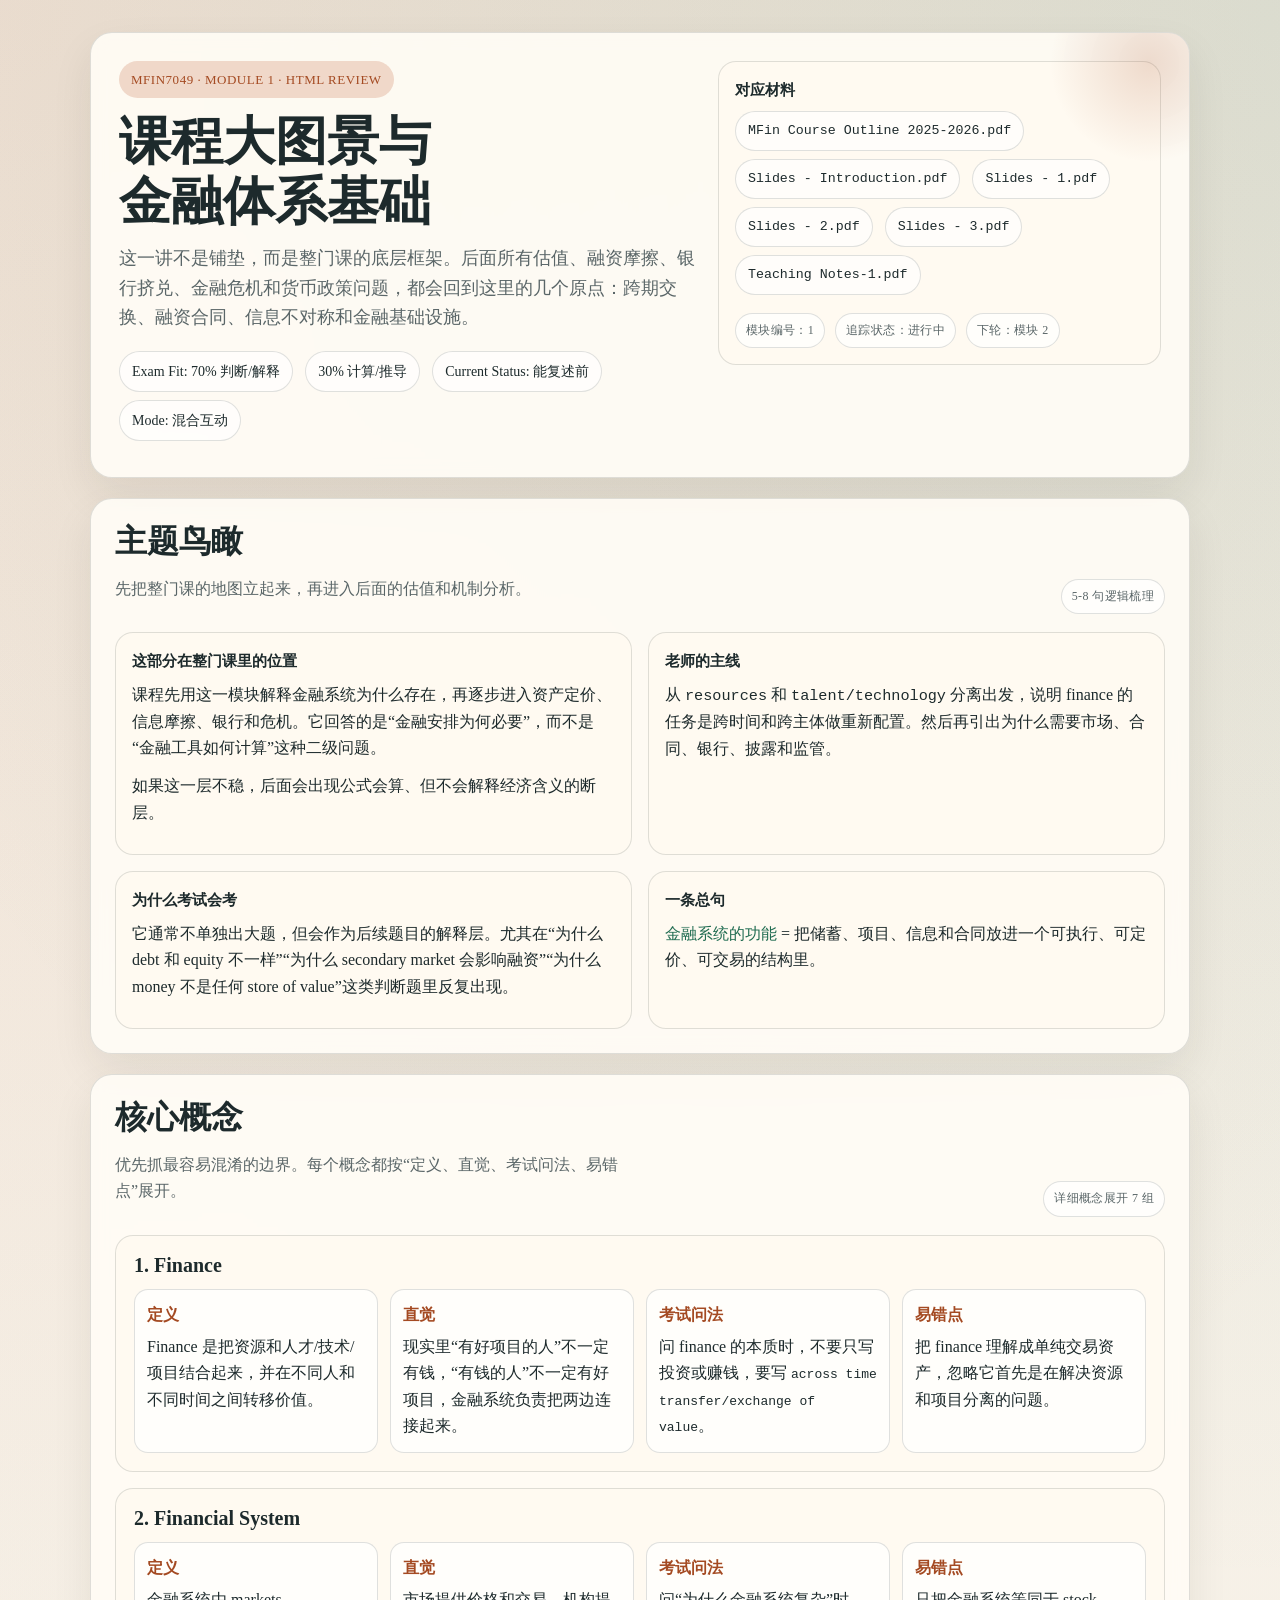
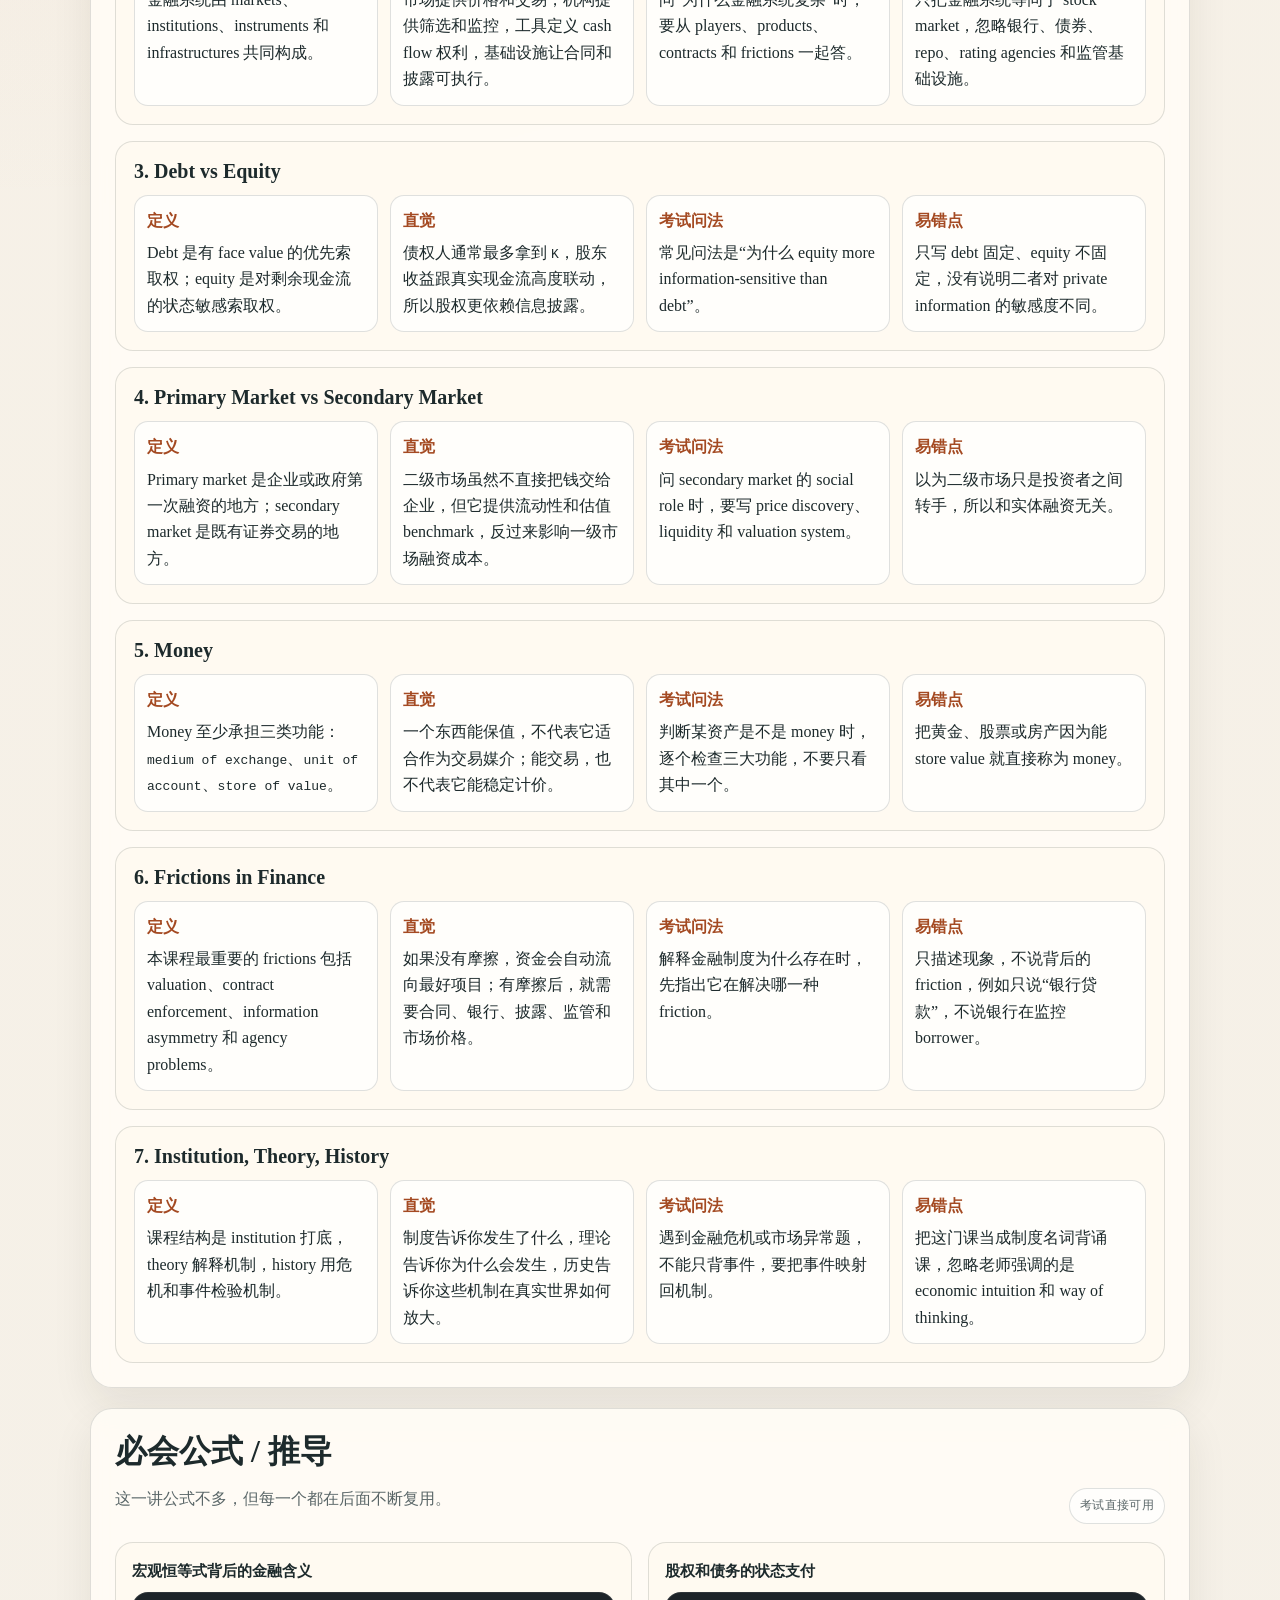
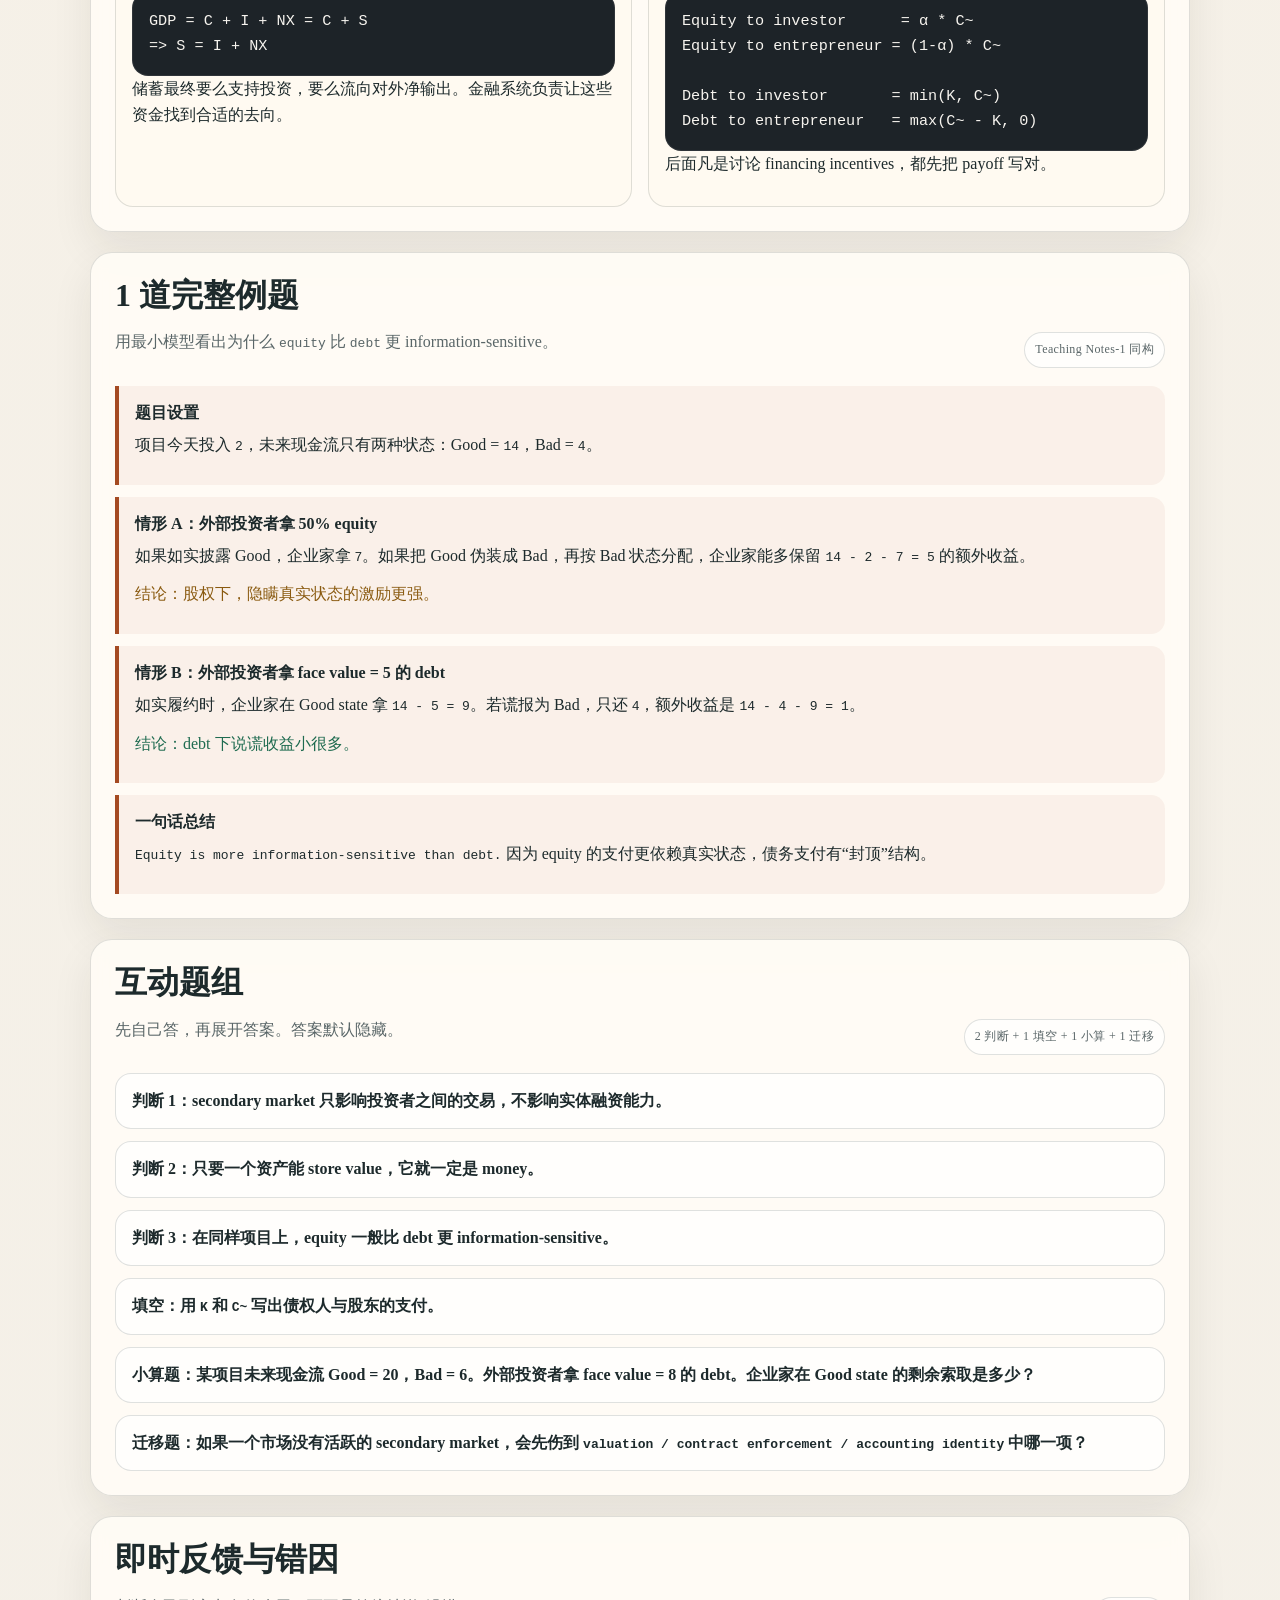
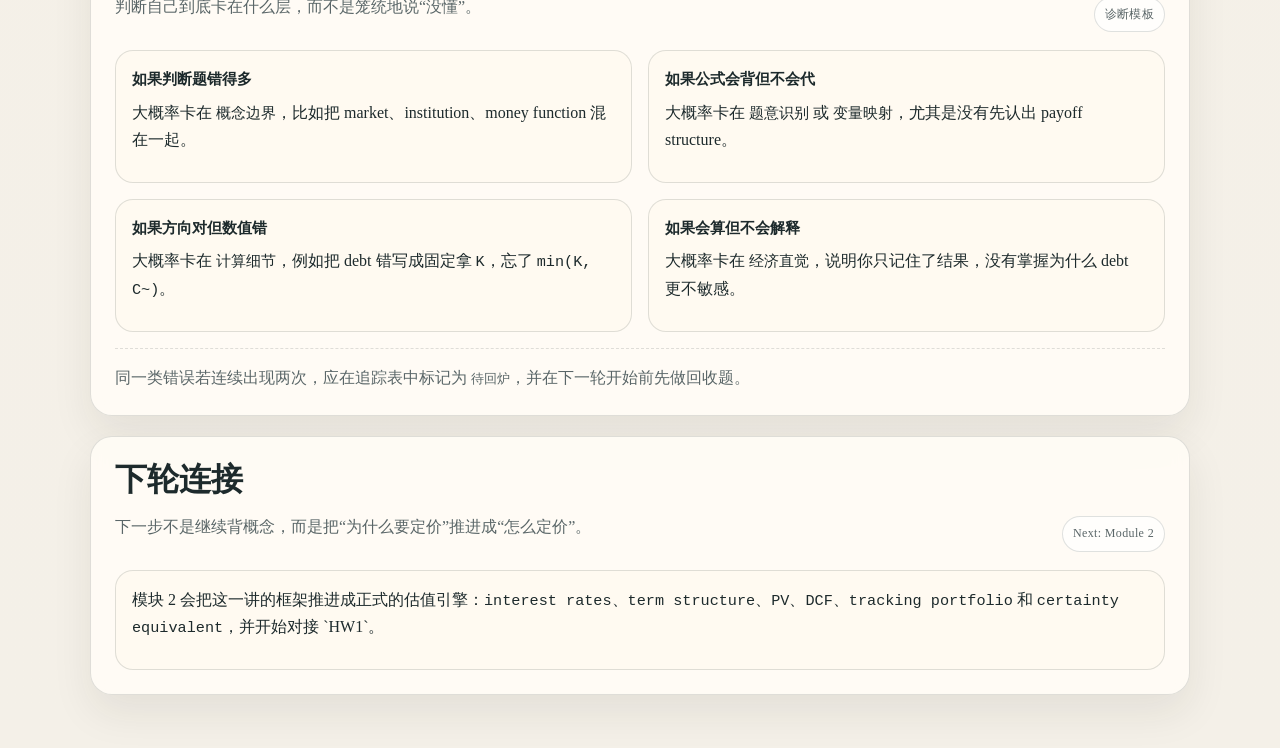
<file: module-1-review.html>
<!doctype html>
<html lang="zh-CN">
<head>
  <meta charset="utf-8">
  <meta name="viewport" content="width=device-width, initial-scale=1">
  <title>MFIN7049 模块 1 复习</title>
  <style>
    :root {
      --bg: #f4f0e8;
      --panel: rgba(255, 252, 246, 0.92);
      --panel-strong: #fffaf1;
      --ink: #1d2a2c;
      --muted: #5a6668;
      --accent: #a44a22;
      --accent-soft: #f0d8c9;
      --line: rgba(29, 42, 44, 0.14);
      --good: #1f6b50;
      --warn: #8a5a10;
      --shadow: 0 18px 40px rgba(43, 35, 20, 0.08);
      --radius: 22px;
      --mono: "SFMono-Regular", ui-monospace, Menlo, Consolas, monospace;
      --sans: "Iowan Old Style", "Palatino Linotype", "Book Antiqua", Georgia, serif;
    }

    * {
      box-sizing: border-box;
    }

    body {
      margin: 0;
      color: var(--ink);
      font-family: var(--sans);
      background:
        radial-gradient(circle at top left, rgba(164, 74, 34, 0.11), transparent 32%),
        radial-gradient(circle at top right, rgba(31, 107, 80, 0.12), transparent 28%),
        linear-gradient(180deg, #f7f1e7 0%, var(--bg) 100%);
      line-height: 1.65;
    }

    .shell {
      width: min(1100px, calc(100% - 32px));
      margin: 32px auto 56px;
    }

    .hero,
    .section {
      background: var(--panel);
      border: 1px solid var(--line);
      border-radius: var(--radius);
      box-shadow: var(--shadow);
      backdrop-filter: blur(8px);
    }

    .hero {
      padding: 28px;
      margin-bottom: 20px;
      overflow: hidden;
      position: relative;
    }

    .hero::after {
      content: "";
      position: absolute;
      right: -60px;
      top: -70px;
      width: 200px;
      height: 200px;
      border-radius: 50%;
      background: radial-gradient(circle, rgba(164, 74, 34, 0.18), transparent 70%);
      pointer-events: none;
    }

    .eyebrow {
      display: inline-flex;
      gap: 10px;
      align-items: center;
      padding: 8px 12px;
      border-radius: 999px;
      background: var(--accent-soft);
      color: var(--accent);
      font-size: 13px;
      letter-spacing: 0.04em;
      text-transform: uppercase;
      margin-bottom: 14px;
    }

    h1, h2, h3 {
      margin: 0 0 12px;
      line-height: 1.15;
      font-weight: 700;
    }

    h1 {
      font-size: clamp(32px, 5vw, 52px);
      max-width: 12ch;
    }

    h2 {
      font-size: clamp(24px, 3vw, 32px);
      margin-bottom: 16px;
    }

    h3 {
      font-size: 20px;
    }

    p {
      margin: 0 0 12px;
    }

    .lede {
      max-width: 70ch;
      color: var(--muted);
      font-size: 18px;
      margin-bottom: 18px;
    }

    .hero-grid,
    .grid-2,
    .grid-3,
    .concept-list {
      display: grid;
      gap: 16px;
    }

    .hero-grid {
      grid-template-columns: 1.25fr 0.95fr;
      align-items: start;
    }

    .grid-2 {
      grid-template-columns: repeat(2, minmax(0, 1fr));
    }

    .grid-3 {
      grid-template-columns: repeat(3, minmax(0, 1fr));
    }

    .concept-list {
      grid-template-columns: 1fr;
    }

    .pill-list,
    .mini-list,
    .bullet-list {
      list-style: none;
      padding: 0;
      margin: 0;
    }

    .pill-list li,
    .mini-list li {
      display: inline-flex;
      align-items: center;
      margin: 0 8px 8px 0;
      padding: 8px 12px;
      border-radius: 999px;
      border: 1px solid var(--line);
      background: rgba(255, 255, 255, 0.65);
      font-size: 14px;
    }

    .meta-card,
    .card,
    .quiz-card,
    .status-card {
      border: 1px solid var(--line);
      border-radius: 18px;
      padding: 16px;
      background: var(--panel-strong);
    }

    .concept-block {
      border: 1px solid var(--line);
      border-radius: 18px;
      padding: 18px;
      background: var(--panel-strong);
    }

    .concept-block h3 {
      margin-bottom: 12px;
    }

    .concept-meta {
      display: grid;
      grid-template-columns: repeat(4, minmax(0, 1fr));
      gap: 12px;
    }

    .concept-meta div {
      padding: 12px;
      border-radius: 14px;
      background: rgba(255, 255, 255, 0.72);
      border: 1px solid var(--line);
    }

    .concept-meta b {
      display: block;
      margin-bottom: 6px;
      color: var(--accent);
    }

    .meta-card strong,
    .card strong,
    .quiz-card strong,
    .status-card strong {
      display: block;
      margin-bottom: 8px;
      font-size: 15px;
    }

    .section {
      padding: 24px;
      margin-top: 20px;
    }

    .section-head {
      display: flex;
      flex-wrap: wrap;
      justify-content: space-between;
      gap: 12px;
      margin-bottom: 18px;
      align-items: end;
    }

    .section-note {
      color: var(--muted);
      max-width: 64ch;
    }

    .card code,
    .quiz-card code,
    .status-card code,
    .meta-card code,
    pre code {
      font-family: var(--mono);
      font-size: 0.95em;
    }

    pre {
      margin: 0;
      padding: 16px;
      border-radius: 16px;
      background: #1d2328;
      color: #f7f4ef;
      overflow-x: auto;
      border: 1px solid rgba(255, 255, 255, 0.08);
    }

    .example-flow {
      display: grid;
      gap: 12px;
    }

    .step {
      padding: 14px 16px;
      border-left: 4px solid var(--accent);
      background: rgba(164, 74, 34, 0.06);
      border-radius: 0 14px 14px 0;
    }

    .step strong {
      display: block;
      margin-bottom: 6px;
    }

    details {
      border: 1px solid var(--line);
      border-radius: 16px;
      background: rgba(255, 255, 255, 0.72);
      padding: 0 16px;
    }

    details + details {
      margin-top: 12px;
    }

    summary {
      cursor: pointer;
      font-weight: 700;
      padding: 14px 0;
      list-style: none;
    }

    summary::-webkit-details-marker {
      display: none;
    }

    .answer {
      padding: 0 0 16px;
      color: var(--muted);
    }

    .badge {
      display: inline-flex;
      align-items: center;
      gap: 8px;
      padding: 7px 10px;
      border-radius: 999px;
      font-size: 12px;
      letter-spacing: 0.03em;
      border: 1px solid var(--line);
      background: rgba(255, 255, 255, 0.72);
      color: var(--muted);
    }

    .status-line {
      display: flex;
      flex-wrap: wrap;
      gap: 10px;
      margin-top: 10px;
    }

    .good {
      color: var(--good);
    }

    .warn {
      color: var(--warn);
    }

    .footer-line {
      margin-top: 16px;
      padding-top: 16px;
      border-top: 1px dashed var(--line);
      color: var(--muted);
    }

    @media (max-width: 860px) {
      .hero-grid,
      .grid-2,
      .grid-3,
      .concept-meta {
        grid-template-columns: 1fr;
      }

      .shell {
        width: min(100% - 20px, 900px);
        margin-top: 20px;
      }

      .hero,
      .section {
        padding: 18px;
      }
    }
  </style>
</head>
<body>
  <main class="shell">
    <section class="hero">
      <div class="hero-grid">
        <div>
          <div class="eyebrow">MFIN7049 · Module 1 · HTML Review</div>
          <h1>课程大图景与金融体系基础</h1>
          <p class="lede">
            这一讲不是铺垫，而是整门课的底层框架。后面所有估值、融资摩擦、银行挤兑、金融危机和货币政策问题，都会回到这里的几个原点：跨期交换、融资合同、信息不对称和金融基础设施。
          </p>
          <ul class="pill-list">
            <li>Exam Fit: 70% 判断/解释</li>
            <li>30% 计算/推导</li>
            <li>Current Status: 能复述前</li>
            <li>Mode: 混合互动</li>
          </ul>
        </div>
        <div class="meta-card">
          <strong>对应材料</strong>
          <ul class="mini-list">
            <li><code>MFin Course Outline 2025-2026.pdf</code></li>
            <li><code>Slides - Introduction.pdf</code></li>
            <li><code>Slides - 1.pdf</code></li>
            <li><code>Slides - 2.pdf</code></li>
            <li><code>Slides - 3.pdf</code></li>
            <li><code>Teaching Notes-1.pdf</code></li>
          </ul>
          <div class="status-line">
            <span class="badge">模块编号：1</span>
            <span class="badge">追踪状态：进行中</span>
            <span class="badge">下轮：模块 2</span>
          </div>
        </div>
      </div>
    </section>

    <section class="section">
      <div class="section-head">
        <div>
          <h2>主题鸟瞰</h2>
          <p class="section-note">先把整门课的地图立起来，再进入后面的估值和机制分析。</p>
        </div>
        <span class="badge">5-8 句逻辑梳理</span>
      </div>
      <div class="grid-2">
        <div class="card">
          <strong>这部分在整门课里的位置</strong>
          <p>课程先用这一模块解释金融系统为什么存在，再逐步进入资产定价、信息摩擦、银行和危机。它回答的是“金融安排为何必要”，而不是“金融工具如何计算”这种二级问题。</p>
          <p>如果这一层不稳，后面会出现公式会算、但不会解释经济含义的断层。</p>
        </div>
        <div class="card">
          <strong>老师的主线</strong>
          <p>从 <code>resources</code> 和 <code>talent/technology</code> 分离出发，说明 finance 的任务是跨时间和跨主体做重新配置。然后再引出为什么需要市场、合同、银行、披露和监管。</p>
        </div>
        <div class="card">
          <strong>为什么考试会考</strong>
          <p>它通常不单独出大题，但会作为后续题目的解释层。尤其在“为什么 debt 和 equity 不一样”“为什么 secondary market 会影响融资”“为什么 money 不是任何 store of value”这类判断题里反复出现。</p>
        </div>
        <div class="card">
          <strong>一条总句</strong>
          <p><span class="good">金融系统的功能</span> = 把储蓄、项目、信息和合同放进一个可执行、可定价、可交易的结构里。</p>
        </div>
      </div>
    </section>

    <section class="section">
      <div class="section-head">
        <div>
          <h2>核心概念</h2>
          <p class="section-note">优先抓最容易混淆的边界。每个概念都按“定义、直觉、考试问法、易错点”展开。</p>
        </div>
        <span class="badge">详细概念展开 7 组</span>
      </div>
      <div class="concept-list">
        <div class="concept-block">
          <h3>1. Finance</h3>
          <div class="concept-meta">
            <div><b>定义</b>Finance 是把资源和人才/技术/项目结合起来，并在不同人和不同时间之间转移价值。</div>
            <div><b>直觉</b>现实里“有好项目的人”不一定有钱，“有钱的人”不一定有好项目，金融系统负责把两边连接起来。</div>
            <div><b>考试问法</b>问 finance 的本质时，不要只写投资或赚钱，要写 <code>across time transfer/exchange of value</code>。</div>
            <div><b>易错点</b>把 finance 理解成单纯交易资产，忽略它首先是在解决资源和项目分离的问题。</div>
          </div>
        </div>

        <div class="concept-block">
          <h3>2. Financial System</h3>
          <div class="concept-meta">
            <div><b>定义</b>金融系统由 markets、institutions、instruments 和 infrastructures 共同构成。</div>
            <div><b>直觉</b>市场提供价格和交易，机构提供筛选和监控，工具定义 cash flow 权利，基础设施让合同和披露可执行。</div>
            <div><b>考试问法</b>问“为什么金融系统复杂”时，要从 players、products、contracts 和 frictions 一起答。</div>
            <div><b>易错点</b>只把金融系统等同于 stock market，忽略银行、债券、repo、rating agencies 和监管基础设施。</div>
          </div>
        </div>

        <div class="concept-block">
          <h3>3. Debt vs Equity</h3>
          <div class="concept-meta">
            <div><b>定义</b>Debt 是有 face value 的优先索取权；equity 是对剩余现金流的状态敏感索取权。</div>
            <div><b>直觉</b>债权人通常最多拿到 <code>K</code>，股东收益跟真实现金流高度联动，所以股权更依赖信息披露。</div>
            <div><b>考试问法</b>常见问法是“为什么 equity more information-sensitive than debt”。</div>
            <div><b>易错点</b>只写 debt 固定、equity 不固定，没有说明二者对 private information 的敏感度不同。</div>
          </div>
        </div>

        <div class="concept-block">
          <h3>4. Primary Market vs Secondary Market</h3>
          <div class="concept-meta">
            <div><b>定义</b>Primary market 是企业或政府第一次融资的地方；secondary market 是既有证券交易的地方。</div>
            <div><b>直觉</b>二级市场虽然不直接把钱交给企业，但它提供流动性和估值 benchmark，反过来影响一级市场融资成本。</div>
            <div><b>考试问法</b>问 secondary market 的 social role 时，要写 price discovery、liquidity 和 valuation system。</div>
            <div><b>易错点</b>以为二级市场只是投资者之间转手，所以和实体融资无关。</div>
          </div>
        </div>

        <div class="concept-block">
          <h3>5. Money</h3>
          <div class="concept-meta">
            <div><b>定义</b>Money 至少承担三类功能：<code>medium of exchange</code>、<code>unit of account</code>、<code>store of value</code>。</div>
            <div><b>直觉</b>一个东西能保值，不代表它适合作为交易媒介；能交易，也不代表它能稳定计价。</div>
            <div><b>考试问法</b>判断某资产是不是 money 时，逐个检查三大功能，不要只看其中一个。</div>
            <div><b>易错点</b>把黄金、股票或房产因为能 store value 就直接称为 money。</div>
          </div>
        </div>

        <div class="concept-block">
          <h3>6. Frictions in Finance</h3>
          <div class="concept-meta">
            <div><b>定义</b>本课程最重要的 frictions 包括 valuation、contract enforcement、information asymmetry 和 agency problems。</div>
            <div><b>直觉</b>如果没有摩擦，资金会自动流向最好项目；有摩擦后，就需要合同、银行、披露、监管和市场价格。</div>
            <div><b>考试问法</b>解释金融制度为什么存在时，先指出它在解决哪一种 friction。</div>
            <div><b>易错点</b>只描述现象，不说背后的 friction，例如只说“银行贷款”，不说银行在监控 borrower。</div>
          </div>
        </div>

        <div class="concept-block">
          <h3>7. Institution, Theory, History</h3>
          <div class="concept-meta">
            <div><b>定义</b>课程结构是 institution 打底，theory 解释机制，history 用危机和事件检验机制。</div>
            <div><b>直觉</b>制度告诉你发生了什么，理论告诉你为什么会发生，历史告诉你这些机制在真实世界如何放大。</div>
            <div><b>考试问法</b>遇到金融危机或市场异常题，不能只背事件，要把事件映射回机制。</div>
            <div><b>易错点</b>把这门课当成制度名词背诵课，忽略老师强调的是 economic intuition 和 way of thinking。</div>
          </div>
        </div>
      </div>
    </section>

    <section class="section">
      <div class="section-head">
        <div>
          <h2>必会公式 / 推导</h2>
          <p class="section-note">这一讲公式不多，但每一个都在后面不断复用。</p>
        </div>
        <span class="badge">考试直接可用</span>
      </div>
      <div class="grid-2">
        <div class="card">
          <strong>宏观恒等式背后的金融含义</strong>
          <pre><code>GDP = C + I + NX = C + S
=> S = I + NX</code></pre>
          <p>储蓄最终要么支持投资，要么流向对外净输出。金融系统负责让这些资金找到合适的去向。</p>
        </div>
        <div class="card">
          <strong>股权和债务的状态支付</strong>
          <pre><code>Equity to investor      = α * C~
Equity to entrepreneur = (1-α) * C~

Debt to investor       = min(K, C~)
Debt to entrepreneur   = max(C~ - K, 0)</code></pre>
          <p>后面凡是讨论 financing incentives，都先把 payoff 写对。</p>
        </div>
      </div>
    </section>

    <section class="section">
      <div class="section-head">
        <div>
          <h2>1 道完整例题</h2>
          <p class="section-note">用最小模型看出为什么 <code>equity</code> 比 <code>debt</code> 更 information-sensitive。</p>
        </div>
        <span class="badge">Teaching Notes-1 同构</span>
      </div>
      <div class="example-flow">
        <div class="step">
          <strong>题目设置</strong>
          <p>项目今天投入 <code>2</code>，未来现金流只有两种状态：Good = <code>14</code>，Bad = <code>4</code>。</p>
        </div>
        <div class="step">
          <strong>情形 A：外部投资者拿 50% equity</strong>
          <p>如果如实披露 Good，企业家拿 <code>7</code>。如果把 Good 伪装成 Bad，再按 Bad 状态分配，企业家能多保留 <code>14 - 2 - 7 = 5</code> 的额外收益。</p>
          <p class="warn">结论：股权下，隐瞒真实状态的激励更强。</p>
        </div>
        <div class="step">
          <strong>情形 B：外部投资者拿 face value = 5 的 debt</strong>
          <p>如实履约时，企业家在 Good state 拿 <code>14 - 5 = 9</code>。若谎报为 Bad，只还 <code>4</code>，额外收益是 <code>14 - 4 - 9 = 1</code>。</p>
          <p class="good">结论：debt 下说谎收益小很多。</p>
        </div>
        <div class="step">
          <strong>一句话总结</strong>
          <p><code>Equity is more information-sensitive than debt.</code> 因为 equity 的支付更依赖真实状态，债务支付有“封顶”结构。</p>
        </div>
      </div>
    </section>

    <section class="section">
      <div class="section-head">
        <div>
          <h2>互动题组</h2>
          <p class="section-note">先自己答，再展开答案。答案默认隐藏。</p>
        </div>
        <span class="badge">2 判断 + 1 填空 + 1 小算 + 1 迁移</span>
      </div>

      <details>
        <summary>判断 1：secondary market 只影响投资者之间的交易，不影响实体融资能力。</summary>
        <div class="answer">
          <p><strong>答案：</strong>错。</p>
          <p>二级市场提供流动性、估值和 price discovery，会反过来影响一级市场融资成本和融资可行性。</p>
        </div>
      </details>

      <details>
        <summary>判断 2：只要一个资产能 store value，它就一定是 money。</summary>
        <div class="answer">
          <p><strong>答案：</strong>错。</p>
          <p>Money 需要同时具备 <code>medium of exchange</code>、<code>unit of account</code> 和 <code>store of value</code> 三个功能。</p>
        </div>
      </details>

      <details>
        <summary>判断 3：在同样项目上，equity 一般比 debt 更 information-sensitive。</summary>
        <div class="answer">
          <p><strong>答案：</strong>对。</p>
          <p>股权的支付对真实状态更敏感，外部投资者因此更依赖信息披露。</p>
        </div>
      </details>

      <details>
        <summary>填空：用 <code>K</code> 和 <code>C~</code> 写出债权人与股东的支付。</summary>
        <div class="answer">
          <pre><code>Debt holder payoff   = min(K, C~)
Equity holder payoff = max(C~ - K, 0)</code></pre>
        </div>
      </details>

      <details>
        <summary>小算题：某项目未来现金流 Good = 20，Bad = 6。外部投资者拿 face value = 8 的 debt。企业家在 Good state 的剩余索取是多少？</summary>
        <div class="answer">
          <p><strong>答案：</strong><code>20 - 8 = 12</code>。</p>
          <p>因为 Good state 下项目现金流足以全额偿还债务。</p>
        </div>
      </details>

      <details>
        <summary>迁移题：如果一个市场没有活跃的 secondary market，会先伤到 <code>valuation / contract enforcement / accounting identity</code> 中哪一项？</summary>
        <div class="answer">
          <p><strong>参考答案：</strong><code>valuation</code>。</p>
          <p>因为活跃二级市场首先提供价格、流动性和可比较 benchmark；没有它，一级市场定价和退出机制都会变差。</p>
        </div>
      </details>
    </section>

    <section class="section">
      <div class="section-head">
        <div>
          <h2>即时反馈与错因</h2>
          <p class="section-note">判断自己到底卡在什么层，而不是笼统地说“没懂”。</p>
        </div>
        <span class="badge">诊断模板</span>
      </div>
      <div class="grid-2">
        <div class="status-card">
          <strong>如果判断题错得多</strong>
          <p>大概率卡在 <code>概念边界</code>，比如把 market、institution、money function 混在一起。</p>
        </div>
        <div class="status-card">
          <strong>如果公式会背但不会代</strong>
          <p>大概率卡在 <code>题意识别</code> 或 <code>变量映射</code>，尤其是没有先认出 payoff structure。</p>
        </div>
        <div class="status-card">
          <strong>如果方向对但数值错</strong>
          <p>大概率卡在 <code>计算细节</code>，例如把 debt 错写成固定拿 <code>K</code>，忘了 <code>min(K, C~)</code>。</p>
        </div>
        <div class="status-card">
          <strong>如果会算但不会解释</strong>
          <p>大概率卡在 <code>经济直觉</code>，说明你只记住了结果，没有掌握为什么 debt 更不敏感。</p>
        </div>
      </div>
      <div class="footer-line">
        同一类错误若连续出现两次，应在追踪表中标记为 <code>待回炉</code>，并在下一轮开始前先做回收题。
      </div>
    </section>

    <section class="section">
      <div class="section-head">
        <div>
          <h2>下轮连接</h2>
          <p class="section-note">下一步不是继续背概念，而是把“为什么要定价”推进成“怎么定价”。</p>
        </div>
        <span class="badge">Next: Module 2</span>
      </div>
      <div class="card">
        <p>模块 2 会把这一讲的框架推进成正式的估值引擎：<code>interest rates</code>、<code>term structure</code>、<code>PV</code>、<code>DCF</code>、<code>tracking portfolio</code> 和 <code>certainty equivalent</code>，并开始对接 `HW1`。</p>
      </div>
    </section>
  </main>
</body>
</html>
</file>
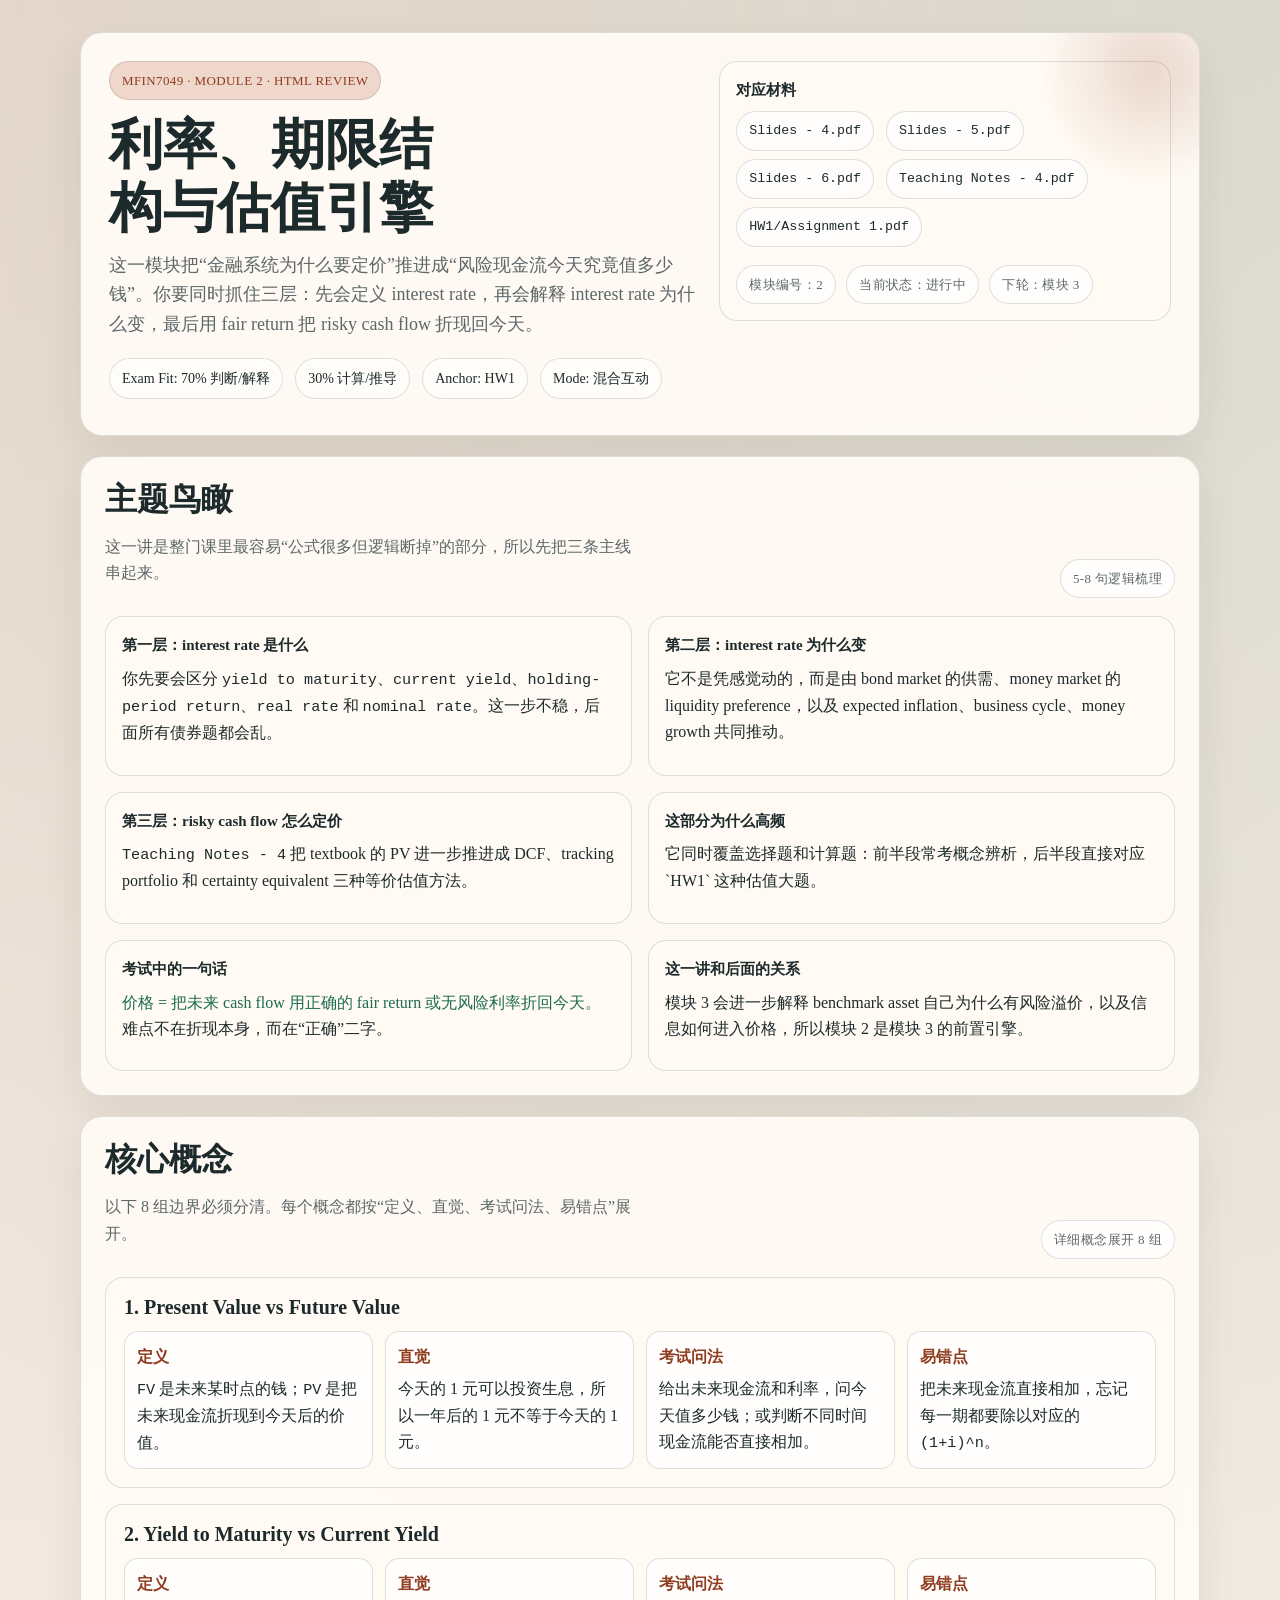
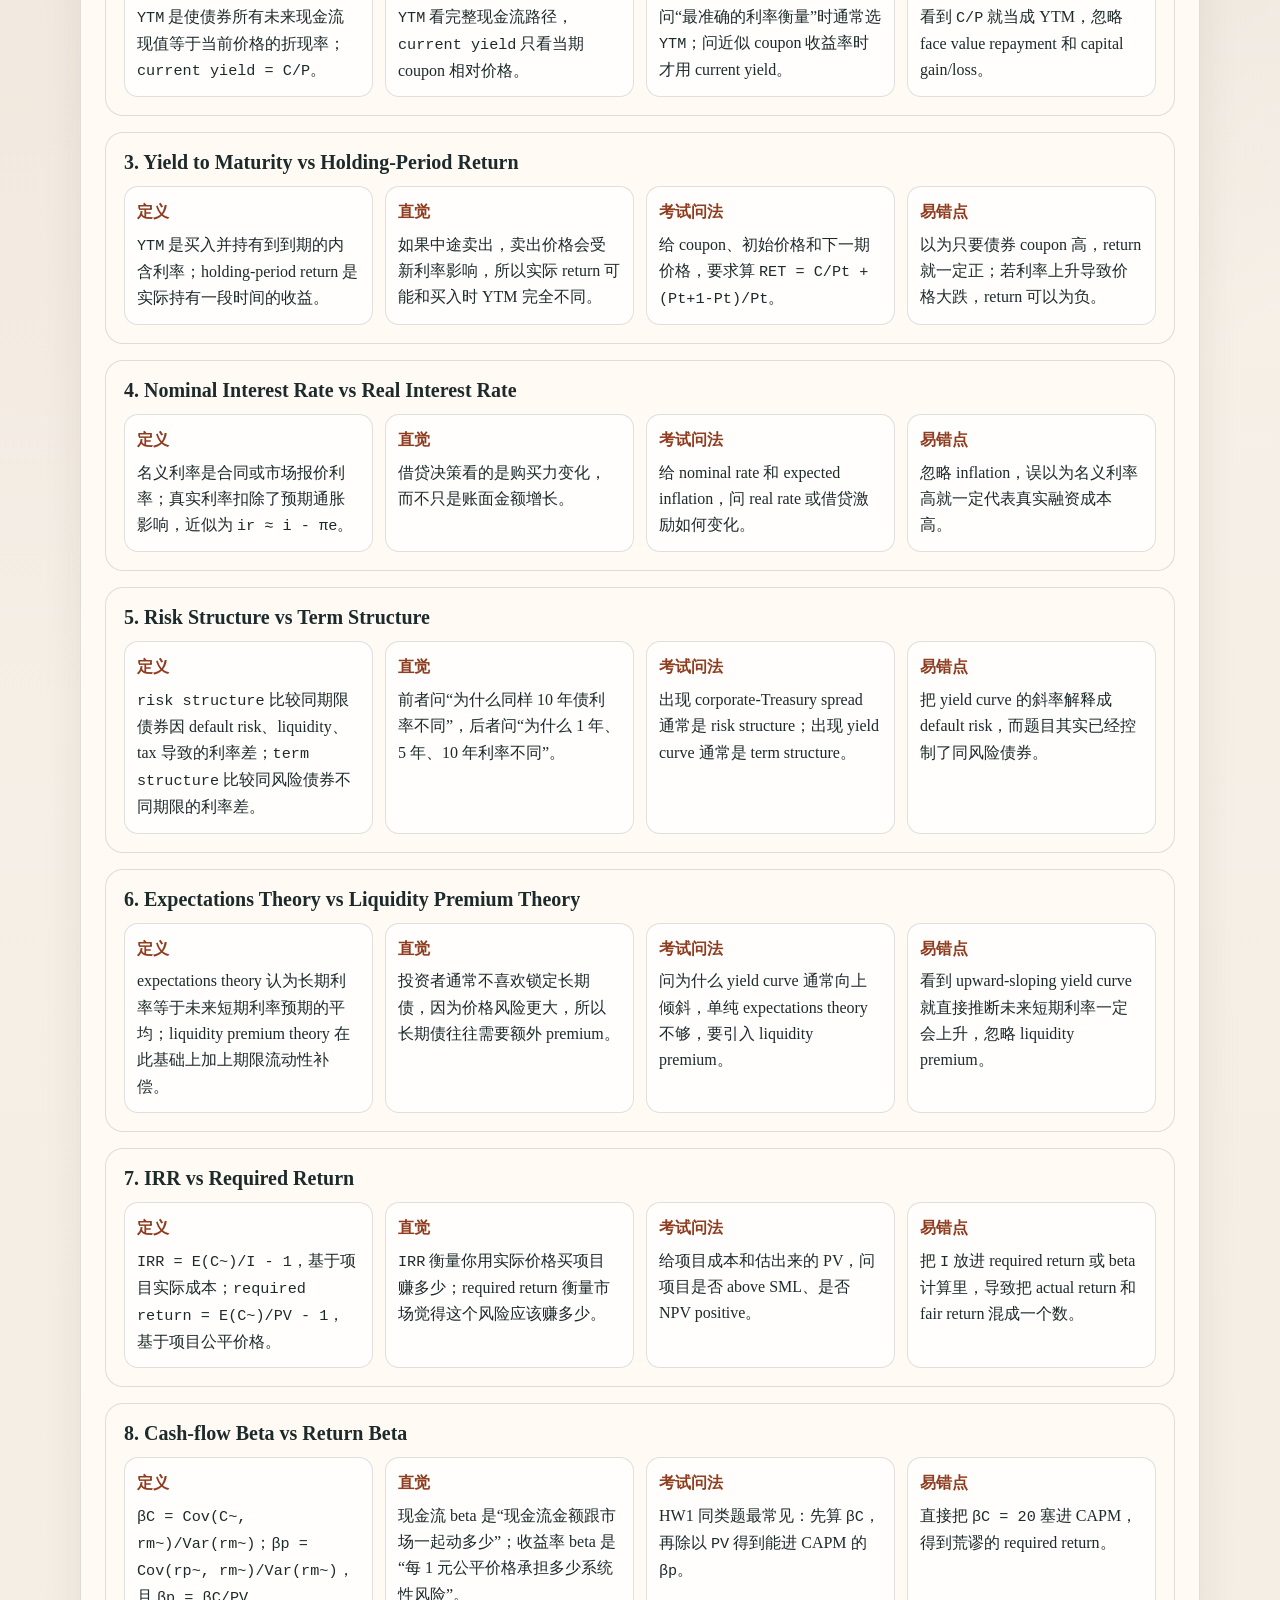
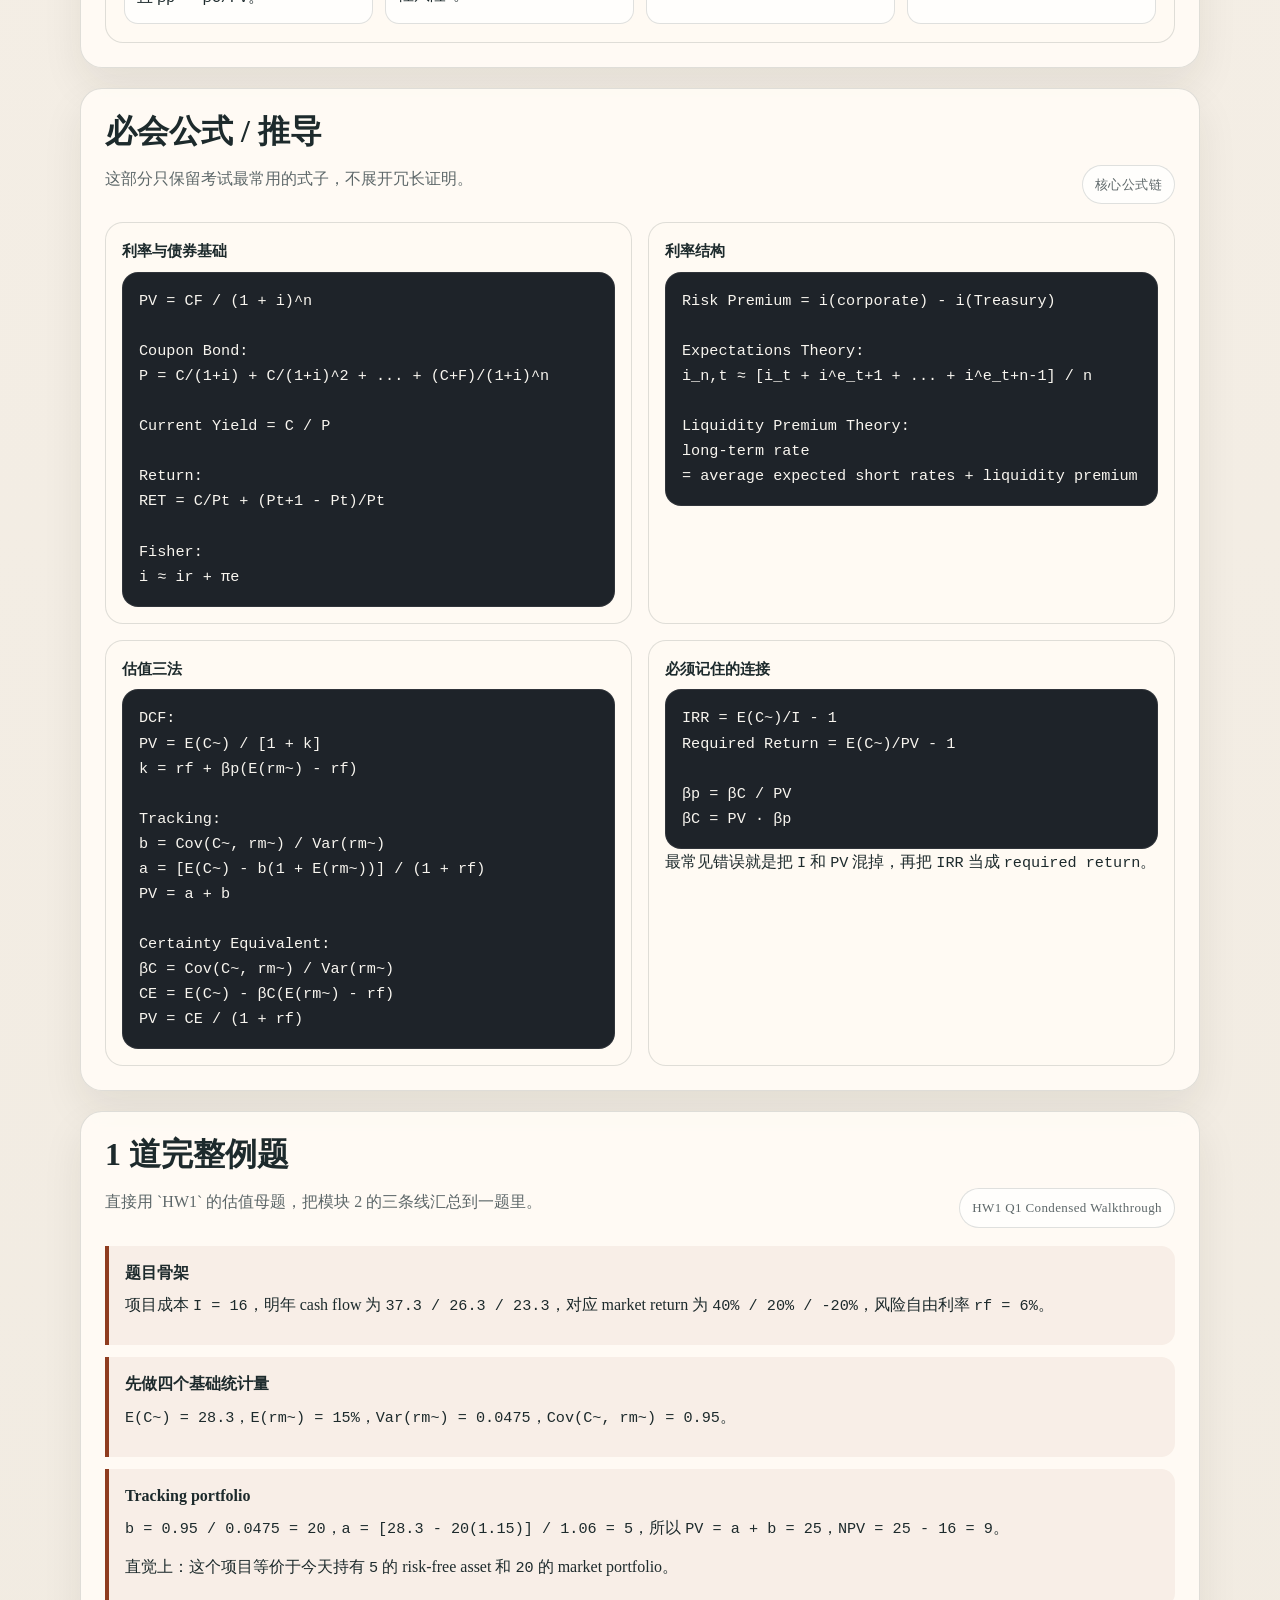
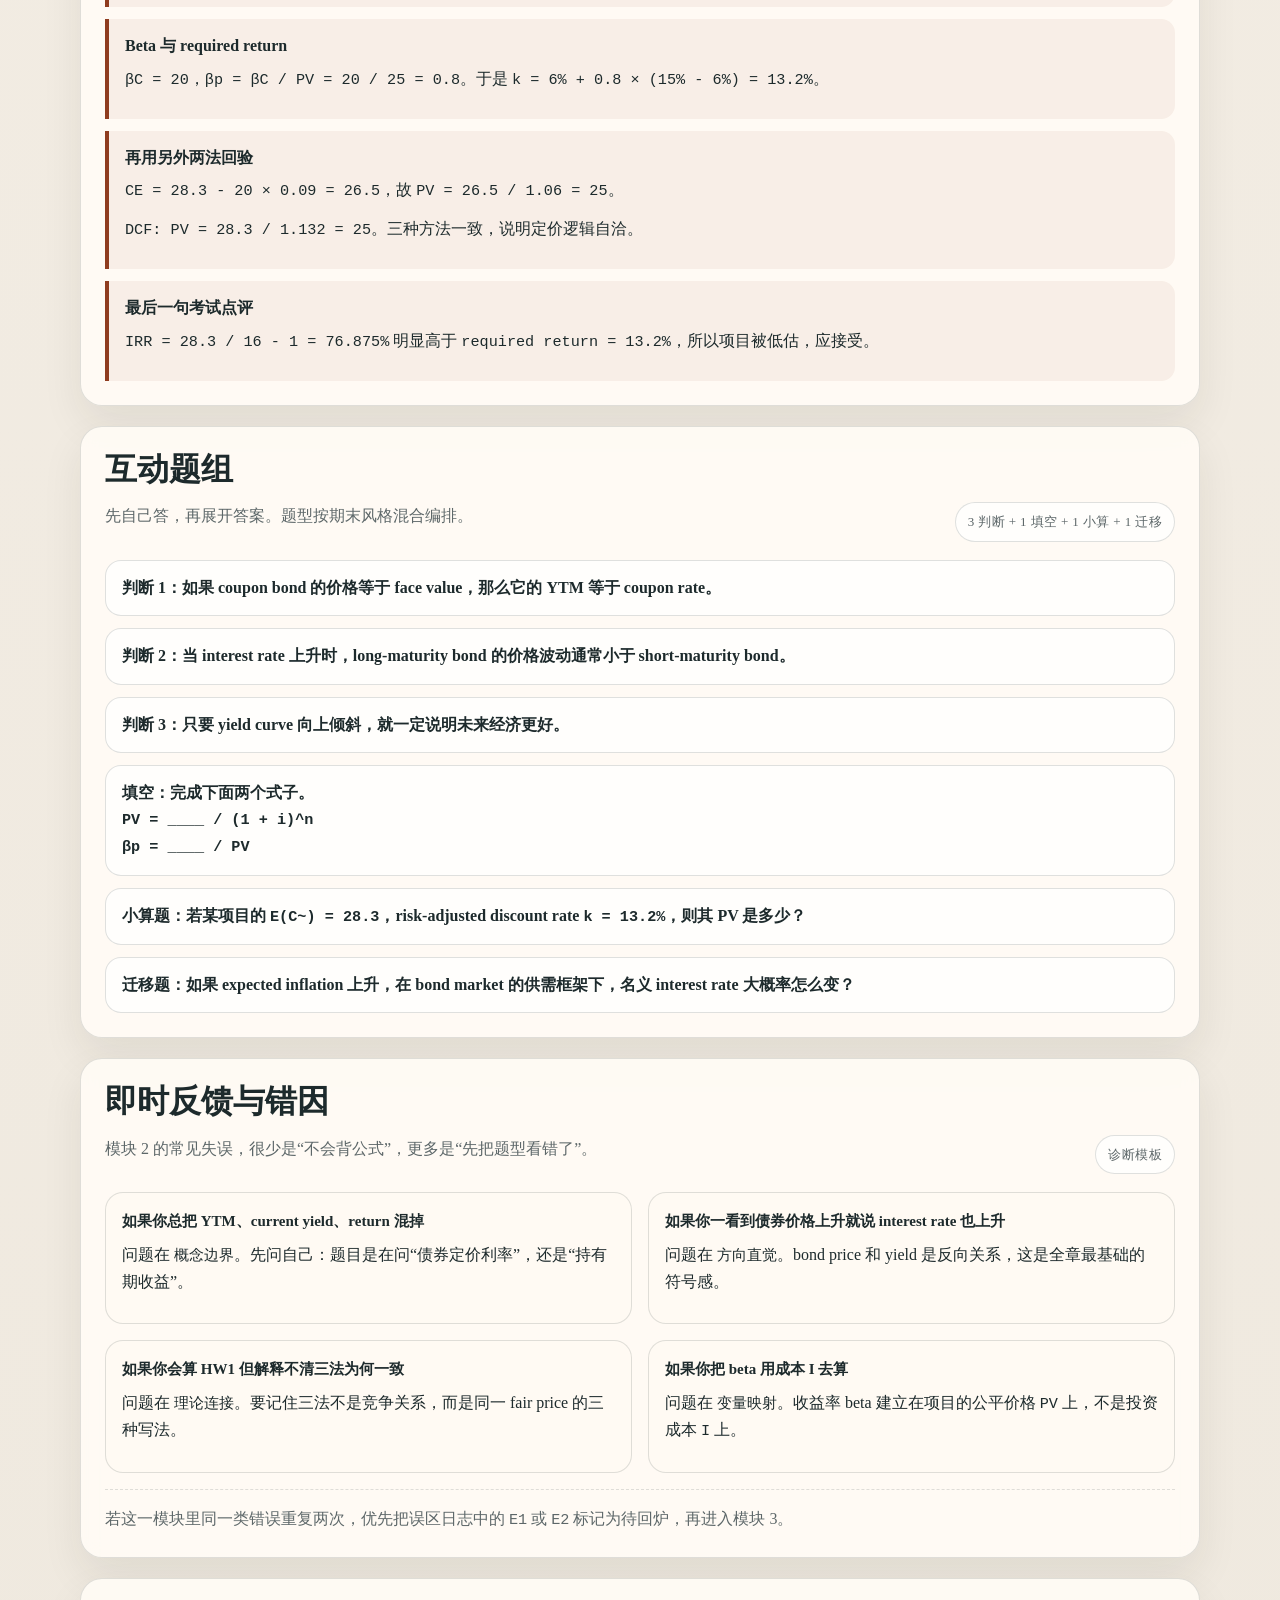
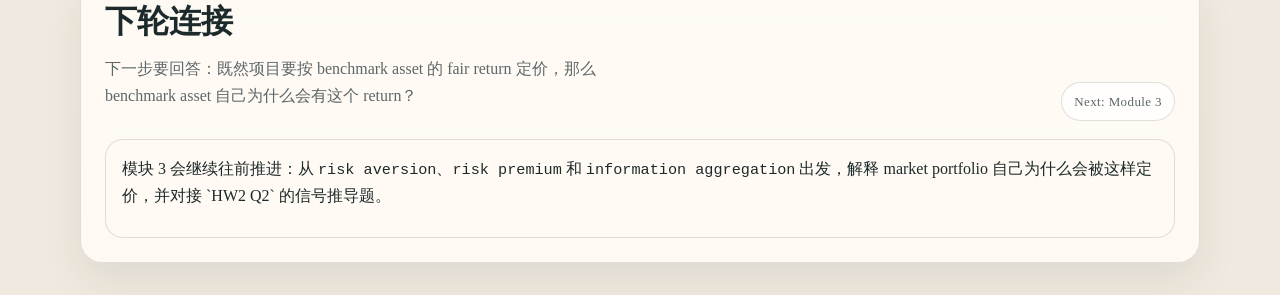
<file: module-2-review.html>
<!doctype html>
<html lang="zh-CN">
<head>
  <meta charset="utf-8">
  <meta name="viewport" content="width=device-width, initial-scale=1">
  <title>MFIN7049 模块 2 复习</title>
  <style>
    :root {
      --bg: #efe9df;
      --panel: rgba(255, 251, 245, 0.94);
      --panel-strong: #fffaf3;
      --ink: #1d2a2c;
      --muted: #5d6769;
      --accent: #8f3c1f;
      --accent-soft: #efd7cb;
      --line: rgba(29, 42, 44, 0.14);
      --good: #1d6b50;
      --warn: #8c5a12;
      --shadow: 0 18px 40px rgba(43, 35, 20, 0.08);
      --radius: 22px;
      --mono: "SFMono-Regular", ui-monospace, Menlo, Consolas, monospace;
      --sans: "Iowan Old Style", "Palatino Linotype", "Book Antiqua", Georgia, serif;
    }

    * { box-sizing: border-box; }

    body {
      margin: 0;
      color: var(--ink);
      font-family: var(--sans);
      line-height: 1.65;
      background:
        radial-gradient(circle at top left, rgba(143, 60, 31, 0.13), transparent 34%),
        radial-gradient(circle at top right, rgba(29, 107, 80, 0.11), transparent 28%),
        linear-gradient(180deg, #f8f2ea 0%, var(--bg) 100%);
    }

    .shell {
      width: min(1120px, calc(100% - 32px));
      margin: 32px auto 56px;
    }

    .hero, .section {
      background: var(--panel);
      border: 1px solid var(--line);
      border-radius: var(--radius);
      box-shadow: var(--shadow);
      backdrop-filter: blur(8px);
    }

    .hero {
      padding: 28px;
      margin-bottom: 20px;
      position: relative;
      overflow: hidden;
    }

    .hero::after {
      content: "";
      position: absolute;
      right: -60px;
      top: -70px;
      width: 220px;
      height: 220px;
      border-radius: 50%;
      background: radial-gradient(circle, rgba(143, 60, 31, 0.18), transparent 70%);
      pointer-events: none;
    }

    .eyebrow, .badge {
      display: inline-flex;
      align-items: center;
      gap: 8px;
      padding: 8px 12px;
      border-radius: 999px;
      border: 1px solid var(--line);
      background: rgba(255, 255, 255, 0.72);
      font-size: 13px;
      letter-spacing: 0.03em;
      color: var(--muted);
    }

    .eyebrow {
      background: var(--accent-soft);
      color: var(--accent);
      text-transform: uppercase;
      margin-bottom: 14px;
    }

    h1, h2, h3 {
      margin: 0 0 12px;
      line-height: 1.15;
      font-weight: 700;
    }

    h1 {
      font-size: clamp(34px, 5vw, 54px);
      max-width: 12ch;
    }

    h2 {
      font-size: clamp(24px, 3vw, 32px);
      margin-bottom: 16px;
    }

    h3 { font-size: 20px; }

    p { margin: 0 0 12px; }

    .lede {
      max-width: 72ch;
      color: var(--muted);
      font-size: 18px;
      margin-bottom: 18px;
    }

    .hero-grid, .grid-2, .grid-3, .concept-list {
      display: grid;
      gap: 16px;
    }

    .hero-grid {
      grid-template-columns: 1.25fr 0.95fr;
      align-items: start;
    }

    .grid-2 { grid-template-columns: repeat(2, minmax(0, 1fr)); }
    .grid-3 { grid-template-columns: repeat(3, minmax(0, 1fr)); }
    .concept-list { grid-template-columns: 1fr; }

    .pill-list, .mini-list {
      list-style: none;
      padding: 0;
      margin: 0;
    }

    .pill-list li, .mini-list li {
      display: inline-flex;
      align-items: center;
      margin: 0 8px 8px 0;
      padding: 8px 12px;
      border-radius: 999px;
      border: 1px solid var(--line);
      background: rgba(255, 255, 255, 0.65);
      font-size: 14px;
    }

    .meta-card, .card, .status-card {
      border: 1px solid var(--line);
      border-radius: 18px;
      padding: 16px;
      background: var(--panel-strong);
    }

    .concept-block {
      border: 1px solid var(--line);
      border-radius: 18px;
      padding: 18px;
      background: var(--panel-strong);
    }

    .concept-block h3 {
      margin-bottom: 12px;
    }

    .concept-meta {
      display: grid;
      grid-template-columns: repeat(4, minmax(0, 1fr));
      gap: 12px;
    }

    .concept-meta div {
      padding: 12px;
      border-radius: 14px;
      background: rgba(255, 255, 255, 0.72);
      border: 1px solid var(--line);
    }

    .concept-meta b {
      display: block;
      margin-bottom: 6px;
      color: var(--accent);
    }

    .meta-card strong, .card strong, .status-card strong {
      display: block;
      margin-bottom: 8px;
      font-size: 15px;
    }

    .section {
      padding: 24px;
      margin-top: 20px;
    }

    .section-head {
      display: flex;
      flex-wrap: wrap;
      justify-content: space-between;
      gap: 12px;
      margin-bottom: 18px;
      align-items: end;
    }

    .section-note {
      color: var(--muted);
      max-width: 66ch;
    }

    code, pre code {
      font-family: var(--mono);
      font-size: 0.95em;
    }

    pre {
      margin: 0;
      padding: 16px;
      border-radius: 16px;
      background: #1e2329;
      color: #f8f5ef;
      overflow-x: auto;
      border: 1px solid rgba(255, 255, 255, 0.08);
    }

    .example-flow {
      display: grid;
      gap: 12px;
    }

    .step {
      padding: 14px 16px;
      border-left: 4px solid var(--accent);
      background: rgba(143, 60, 31, 0.06);
      border-radius: 0 14px 14px 0;
    }

    .step strong {
      display: block;
      margin-bottom: 6px;
    }

    details {
      border: 1px solid var(--line);
      border-radius: 16px;
      background: rgba(255, 255, 255, 0.72);
      padding: 0 16px;
    }

    details + details { margin-top: 12px; }

    summary {
      cursor: pointer;
      font-weight: 700;
      padding: 14px 0;
      list-style: none;
    }

    summary::-webkit-details-marker { display: none; }

    .answer {
      padding: 0 0 16px;
      color: var(--muted);
    }

    .status-line {
      display: flex;
      flex-wrap: wrap;
      gap: 10px;
      margin-top: 10px;
    }

    .good { color: var(--good); }
    .warn { color: var(--warn); }

    .footer-line {
      margin-top: 16px;
      padding-top: 16px;
      border-top: 1px dashed var(--line);
      color: var(--muted);
    }

    @media (max-width: 860px) {
      .hero-grid, .grid-2, .grid-3, .concept-meta { grid-template-columns: 1fr; }
      .shell {
        width: min(100% - 20px, 920px);
        margin-top: 20px;
      }
      .hero, .section { padding: 18px; }
    }
  </style>
</head>
<body>
  <main class="shell">
    <section class="hero">
      <div class="hero-grid">
        <div>
          <div class="eyebrow">MFIN7049 · Module 2 · HTML Review</div>
          <h1>利率、期限结构与估值引擎</h1>
          <p class="lede">
            这一模块把“金融系统为什么要定价”推进成“风险现金流今天究竟值多少钱”。你要同时抓住三层：先会定义 interest rate，再会解释 interest rate 为什么变，最后用 fair return 把 risky cash flow 折现回今天。
          </p>
          <ul class="pill-list">
            <li>Exam Fit: 70% 判断/解释</li>
            <li>30% 计算/推导</li>
            <li>Anchor: HW1</li>
            <li>Mode: 混合互动</li>
          </ul>
        </div>
        <div class="meta-card">
          <strong>对应材料</strong>
          <ul class="mini-list">
            <li><code>Slides - 4.pdf</code></li>
            <li><code>Slides - 5.pdf</code></li>
            <li><code>Slides - 6.pdf</code></li>
            <li><code>Teaching Notes - 4.pdf</code></li>
            <li><code>HW1/Assignment 1.pdf</code></li>
          </ul>
          <div class="status-line">
            <span class="badge">模块编号：2</span>
            <span class="badge">当前状态：进行中</span>
            <span class="badge">下轮：模块 3</span>
          </div>
        </div>
      </div>
    </section>

    <section class="section">
      <div class="section-head">
        <div>
          <h2>主题鸟瞰</h2>
          <p class="section-note">这一讲是整门课里最容易“公式很多但逻辑断掉”的部分，所以先把三条主线串起来。</p>
        </div>
        <span class="badge">5-8 句逻辑梳理</span>
      </div>
      <div class="grid-2">
        <div class="card">
          <strong>第一层：interest rate 是什么</strong>
          <p>你先要会区分 <code>yield to maturity</code>、<code>current yield</code>、<code>holding-period return</code>、<code>real rate</code> 和 <code>nominal rate</code>。这一步不稳，后面所有债券题都会乱。</p>
        </div>
        <div class="card">
          <strong>第二层：interest rate 为什么变</strong>
          <p>它不是凭感觉动的，而是由 bond market 的供需、money market 的 liquidity preference，以及 expected inflation、business cycle、money growth 共同推动。</p>
        </div>
        <div class="card">
          <strong>第三层：risky cash flow 怎么定价</strong>
          <p><code>Teaching Notes - 4</code> 把 textbook 的 PV 进一步推进成 DCF、tracking portfolio 和 certainty equivalent 三种等价估值方法。</p>
        </div>
        <div class="card">
          <strong>这部分为什么高频</strong>
          <p>它同时覆盖选择题和计算题：前半段常考概念辨析，后半段直接对应 `HW1` 这种估值大题。</p>
        </div>
        <div class="card">
          <strong>考试中的一句话</strong>
          <p><span class="good">价格 = 把未来 cash flow 用正确的 fair return 或无风险利率折回今天。</span> 难点不在折现本身，而在“正确”二字。</p>
        </div>
        <div class="card">
          <strong>这一讲和后面的关系</strong>
          <p>模块 3 会进一步解释 benchmark asset 自己为什么有风险溢价，以及信息如何进入价格，所以模块 2 是模块 3 的前置引擎。</p>
        </div>
      </div>
    </section>

    <section class="section">
      <div class="section-head">
        <div>
          <h2>核心概念</h2>
          <p class="section-note">以下 8 组边界必须分清。每个概念都按“定义、直觉、考试问法、易错点”展开。</p>
        </div>
        <span class="badge">详细概念展开 8 组</span>
      </div>
      <div class="concept-list">
        <div class="concept-block">
          <h3>1. Present Value vs Future Value</h3>
          <div class="concept-meta">
            <div><b>定义</b><code>FV</code> 是未来某时点的钱；<code>PV</code> 是把未来现金流折现到今天后的价值。</div>
            <div><b>直觉</b>今天的 1 元可以投资生息，所以一年后的 1 元不等于今天的 1 元。</div>
            <div><b>考试问法</b>给出未来现金流和利率，问今天值多少钱；或判断不同时间现金流能否直接相加。</div>
            <div><b>易错点</b>把未来现金流直接相加，忘记每一期都要除以对应的 <code>(1+i)^n</code>。</div>
          </div>
        </div>

        <div class="concept-block">
          <h3>2. Yield to Maturity vs Current Yield</h3>
          <div class="concept-meta">
            <div><b>定义</b><code>YTM</code> 是使债券所有未来现金流现值等于当前价格的折现率；<code>current yield = C/P</code>。</div>
            <div><b>直觉</b><code>YTM</code> 看完整现金流路径，<code>current yield</code> 只看当期 coupon 相对价格。</div>
            <div><b>考试问法</b>问“最准确的利率衡量”时通常选 <code>YTM</code>；问近似 coupon 收益率时才用 current yield。</div>
            <div><b>易错点</b>看到 <code>C/P</code> 就当成 YTM，忽略 face value repayment 和 capital gain/loss。</div>
          </div>
        </div>

        <div class="concept-block">
          <h3>3. Yield to Maturity vs Holding-Period Return</h3>
          <div class="concept-meta">
            <div><b>定义</b><code>YTM</code> 是买入并持有到到期的内含利率；holding-period return 是实际持有一段时间的收益。</div>
            <div><b>直觉</b>如果中途卖出，卖出价格会受新利率影响，所以实际 return 可能和买入时 YTM 完全不同。</div>
            <div><b>考试问法</b>给 coupon、初始价格和下一期价格，要求算 <code>RET = C/Pt + (Pt+1-Pt)/Pt</code>。</div>
            <div><b>易错点</b>以为只要债券 coupon 高，return 就一定正；若利率上升导致价格大跌，return 可以为负。</div>
          </div>
        </div>

        <div class="concept-block">
          <h3>4. Nominal Interest Rate vs Real Interest Rate</h3>
          <div class="concept-meta">
            <div><b>定义</b>名义利率是合同或市场报价利率；真实利率扣除了预期通胀影响，近似为 <code>ir ≈ i - πe</code>。</div>
            <div><b>直觉</b>借贷决策看的是购买力变化，而不只是账面金额增长。</div>
            <div><b>考试问法</b>给 nominal rate 和 expected inflation，问 real rate 或借贷激励如何变化。</div>
            <div><b>易错点</b>忽略 inflation，误以为名义利率高就一定代表真实融资成本高。</div>
          </div>
        </div>

        <div class="concept-block">
          <h3>5. Risk Structure vs Term Structure</h3>
          <div class="concept-meta">
            <div><b>定义</b><code>risk structure</code> 比较同期限债券因 default risk、liquidity、tax 导致的利率差；<code>term structure</code> 比较同风险债券不同期限的利率差。</div>
            <div><b>直觉</b>前者问“为什么同样 10 年债利率不同”，后者问“为什么 1 年、5 年、10 年利率不同”。</div>
            <div><b>考试问法</b>出现 corporate-Treasury spread 通常是 risk structure；出现 yield curve 通常是 term structure。</div>
            <div><b>易错点</b>把 yield curve 的斜率解释成 default risk，而题目其实已经控制了同风险债券。</div>
          </div>
        </div>

        <div class="concept-block">
          <h3>6. Expectations Theory vs Liquidity Premium Theory</h3>
          <div class="concept-meta">
            <div><b>定义</b>expectations theory 认为长期利率等于未来短期利率预期的平均；liquidity premium theory 在此基础上加上期限流动性补偿。</div>
            <div><b>直觉</b>投资者通常不喜欢锁定长期债，因为价格风险更大，所以长期债往往需要额外 premium。</div>
            <div><b>考试问法</b>问为什么 yield curve 通常向上倾斜，单纯 expectations theory 不够，要引入 liquidity premium。</div>
            <div><b>易错点</b>看到 upward-sloping yield curve 就直接推断未来短期利率一定会上升，忽略 liquidity premium。</div>
          </div>
        </div>

        <div class="concept-block">
          <h3>7. IRR vs Required Return</h3>
          <div class="concept-meta">
            <div><b>定义</b><code>IRR = E(C~)/I - 1</code>，基于项目实际成本；<code>required return = E(C~)/PV - 1</code>，基于项目公平价格。</div>
            <div><b>直觉</b><code>IRR</code> 衡量你用实际价格买项目赚多少；required return 衡量市场觉得这个风险应该赚多少。</div>
            <div><b>考试问法</b>给项目成本和估出来的 PV，问项目是否 above SML、是否 NPV positive。</div>
            <div><b>易错点</b>把 <code>I</code> 放进 required return 或 beta 计算里，导致把 actual return 和 fair return 混成一个数。</div>
          </div>
        </div>

        <div class="concept-block">
          <h3>8. Cash-flow Beta vs Return Beta</h3>
          <div class="concept-meta">
            <div><b>定义</b><code>βC = Cov(C~, rm~)/Var(rm~)</code>；<code>βp = Cov(rp~, rm~)/Var(rm~)</code>，且 <code>βp = βC/PV</code>。</div>
            <div><b>直觉</b>现金流 beta 是“现金流金额跟市场一起动多少”；收益率 beta 是“每 1 元公平价格承担多少系统性风险”。</div>
            <div><b>考试问法</b>HW1 同类题最常见：先算 <code>βC</code>，再除以 <code>PV</code> 得到能进 CAPM 的 <code>βp</code>。</div>
            <div><b>易错点</b>直接把 <code>βC = 20</code> 塞进 CAPM，得到荒谬的 required return。</div>
          </div>
        </div>
      </div>
    </section>

    <section class="section">
      <div class="section-head">
        <div>
          <h2>必会公式 / 推导</h2>
          <p class="section-note">这部分只保留考试最常用的式子，不展开冗长证明。</p>
        </div>
        <span class="badge">核心公式链</span>
      </div>
      <div class="grid-2">
        <div class="card">
          <strong>利率与债券基础</strong>
          <pre><code>PV = CF / (1 + i)^n

Coupon Bond:
P = C/(1+i) + C/(1+i)^2 + ... + (C+F)/(1+i)^n

Current Yield = C / P

Return:
RET = C/Pt + (Pt+1 - Pt)/Pt

Fisher:
i ≈ ir + πe</code></pre>
        </div>
        <div class="card">
          <strong>利率结构</strong>
          <pre><code>Risk Premium = i(corporate) - i(Treasury)

Expectations Theory:
i_n,t ≈ [i_t + i^e_t+1 + ... + i^e_t+n-1] / n

Liquidity Premium Theory:
long-term rate
= average expected short rates + liquidity premium</code></pre>
        </div>
        <div class="card">
          <strong>估值三法</strong>
          <pre><code>DCF:
PV = E(C~) / [1 + k]
k = rf + βp(E(rm~) - rf)

Tracking:
b = Cov(C~, rm~) / Var(rm~)
a = [E(C~) - b(1 + E(rm~))] / (1 + rf)
PV = a + b

Certainty Equivalent:
βC = Cov(C~, rm~) / Var(rm~)
CE = E(C~) - βC(E(rm~) - rf)
PV = CE / (1 + rf)</code></pre>
        </div>
        <div class="card">
          <strong>必须记住的连接</strong>
          <pre><code>IRR = E(C~)/I - 1
Required Return = E(C~)/PV - 1

βp = βC / PV
βC = PV · βp</code></pre>
          <p>最常见错误就是把 <code>I</code> 和 <code>PV</code> 混掉，再把 <code>IRR</code> 当成 <code>required return</code>。</p>
        </div>
      </div>
    </section>

    <section class="section">
      <div class="section-head">
        <div>
          <h2>1 道完整例题</h2>
          <p class="section-note">直接用 `HW1` 的估值母题，把模块 2 的三条线汇总到一题里。</p>
        </div>
        <span class="badge">HW1 Q1 Condensed Walkthrough</span>
      </div>
      <div class="example-flow">
        <div class="step">
          <strong>题目骨架</strong>
          <p>项目成本 <code>I = 16</code>，明年 cash flow 为 <code>37.3 / 26.3 / 23.3</code>，对应 market return 为 <code>40% / 20% / -20%</code>，风险自由利率 <code>rf = 6%</code>。</p>
        </div>
        <div class="step">
          <strong>先做四个基础统计量</strong>
          <p><code>E(C~) = 28.3</code>，<code>E(rm~) = 15%</code>，<code>Var(rm~) = 0.0475</code>，<code>Cov(C~, rm~) = 0.95</code>。</p>
        </div>
        <div class="step">
          <strong>Tracking portfolio</strong>
          <p><code>b = 0.95 / 0.0475 = 20</code>，<code>a = [28.3 - 20(1.15)] / 1.06 = 5</code>，所以 <code>PV = a + b = 25</code>，<code>NPV = 25 - 16 = 9</code>。</p>
          <p>直觉上：这个项目等价于今天持有 <code>5</code> 的 risk-free asset 和 <code>20</code> 的 market portfolio。</p>
        </div>
        <div class="step">
          <strong>Beta 与 required return</strong>
          <p><code>βC = 20</code>，<code>βp = βC / PV = 20 / 25 = 0.8</code>。于是 <code>k = 6% + 0.8 × (15% - 6%) = 13.2%</code>。</p>
        </div>
        <div class="step">
          <strong>再用另外两法回验</strong>
          <p><code>CE = 28.3 - 20 × 0.09 = 26.5</code>，故 <code>PV = 26.5 / 1.06 = 25</code>。</p>
          <p><code>DCF: PV = 28.3 / 1.132 = 25</code>。三种方法一致，说明定价逻辑自洽。</p>
        </div>
        <div class="step">
          <strong>最后一句考试点评</strong>
          <p><code>IRR = 28.3 / 16 - 1 = 76.875%</code> 明显高于 <code>required return = 13.2%</code>，所以项目被低估，应接受。</p>
        </div>
      </div>
    </section>

    <section class="section">
      <div class="section-head">
        <div>
          <h2>互动题组</h2>
          <p class="section-note">先自己答，再展开答案。题型按期末风格混合编排。</p>
        </div>
        <span class="badge">3 判断 + 1 填空 + 1 小算 + 1 迁移</span>
      </div>

      <details>
        <summary>判断 1：如果 coupon bond 的价格等于 face value，那么它的 YTM 等于 coupon rate。</summary>
        <div class="answer">
          <p><strong>答案：</strong>对。</p>
          <p>这是 coupon bond 的基础结论；价格高于 face value 时，YTM 会低于 coupon rate。</p>
        </div>
      </details>

      <details>
        <summary>判断 2：当 interest rate 上升时，long-maturity bond 的价格波动通常小于 short-maturity bond。</summary>
        <div class="answer">
          <p><strong>答案：</strong>错。</p>
          <p>期限越长，价格对利率变化越敏感，这正是 interest-rate risk 和 duration 直觉的核心。</p>
        </div>
      </details>

      <details>
        <summary>判断 3：只要 yield curve 向上倾斜，就一定说明未来经济更好。</summary>
        <div class="answer">
          <p><strong>答案：</strong>错。</p>
          <p>向上斜率可能反映 liquidity premium，不必然意味着市场纯粹预期未来短端利率会升高。</p>
        </div>
      </details>

      <details>
        <summary>填空：完成下面两个式子。<br><code>PV = ____ / (1 + i)^n</code><br><code>βp = ____ / PV</code></summary>
        <div class="answer">
          <pre><code>PV = CF / (1 + i)^n
βp = βC / PV</code></pre>
        </div>
      </details>

      <details>
        <summary>小算题：若某项目的 <code>E(C~) = 28.3</code>，risk-adjusted discount rate <code>k = 13.2%</code>，则其 PV 是多少？</summary>
        <div class="answer">
          <p><strong>答案：</strong><code>PV = 28.3 / 1.132 = 25</code>。</p>
        </div>
      </details>

      <details>
        <summary>迁移题：如果 expected inflation 上升，在 bond market 的供需框架下，名义 interest rate 大概率怎么变？</summary>
        <div class="answer">
          <p><strong>参考答案：</strong>大概率上升。</p>
          <p>因为 expected inflation 会降低 bonds 的相对吸引力，使 demand 左移；同时借款人更愿意发债，supply 右移，二者都推高 nominal rate。</p>
        </div>
      </details>
    </section>

    <section class="section">
      <div class="section-head">
        <div>
          <h2>即时反馈与错因</h2>
          <p class="section-note">模块 2 的常见失误，很少是“不会背公式”，更多是“先把题型看错了”。</p>
        </div>
        <span class="badge">诊断模板</span>
      </div>
      <div class="grid-2">
        <div class="status-card">
          <strong>如果你总把 YTM、current yield、return 混掉</strong>
          <p>问题在 <code>概念边界</code>。先问自己：题目是在问“债券定价利率”，还是“持有期收益”。</p>
        </div>
        <div class="status-card">
          <strong>如果你一看到债券价格上升就说 interest rate 也上升</strong>
          <p>问题在 <code>方向直觉</code>。bond price 和 yield 是反向关系，这是全章最基础的符号感。</p>
        </div>
        <div class="status-card">
          <strong>如果你会算 HW1 但解释不清三法为何一致</strong>
          <p>问题在 <code>理论连接</code>。要记住三法不是竞争关系，而是同一 fair price 的三种写法。</p>
        </div>
        <div class="status-card">
          <strong>如果你把 beta 用成本 I 去算</strong>
          <p>问题在 <code>变量映射</code>。收益率 beta 建立在项目的公平价格 <code>PV</code> 上，不是投资成本 <code>I</code> 上。</p>
        </div>
      </div>
      <div class="footer-line">
        若这一模块里同一类错误重复两次，优先把误区日志中的 <code>E1</code> 或 <code>E2</code> 标记为待回炉，再进入模块 3。
      </div>
    </section>

    <section class="section">
      <div class="section-head">
        <div>
          <h2>下轮连接</h2>
          <p class="section-note">下一步要回答：既然项目要按 benchmark asset 的 fair return 定价，那么 benchmark asset 自己为什么会有这个 return？</p>
        </div>
        <span class="badge">Next: Module 3</span>
      </div>
      <div class="card">
        <p>模块 3 会继续往前推进：从 <code>risk aversion</code>、<code>risk premium</code> 和 <code>information aggregation</code> 出发，解释 market portfolio 自己为什么会被这样定价，并对接 `HW2 Q2` 的信号推导题。</p>
      </div>
    </section>
  </main>
</body>
</html>
</file>
